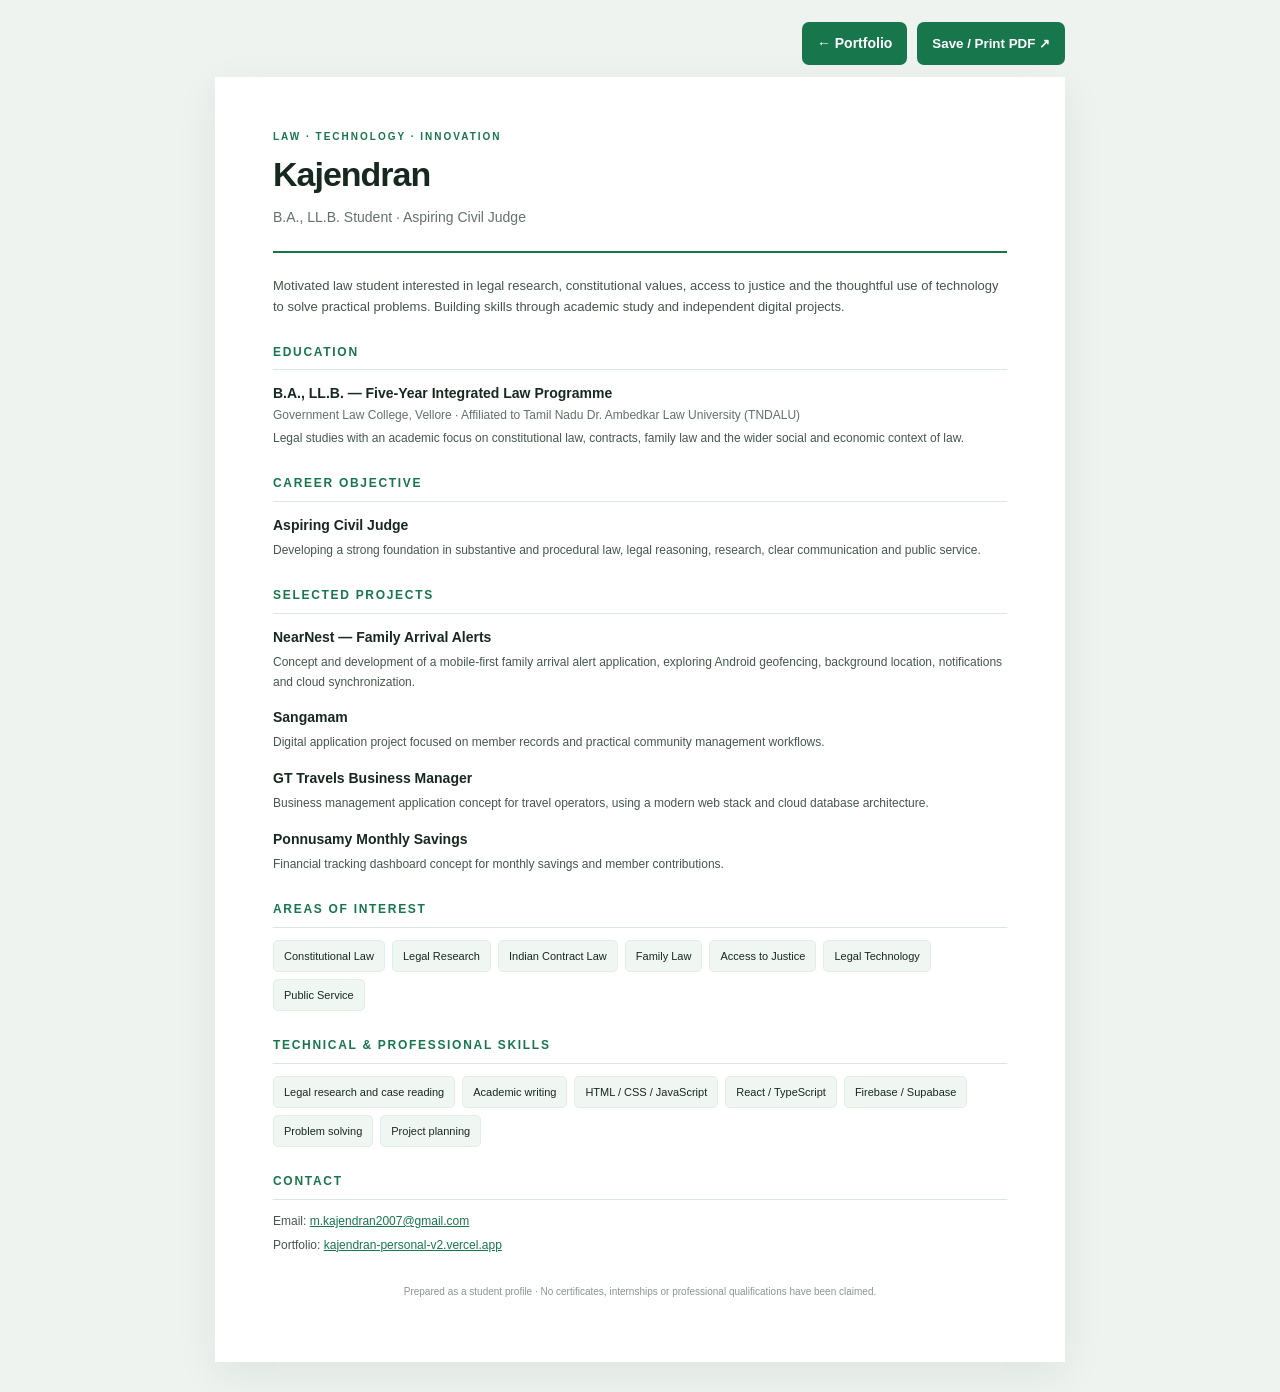
<file: public/resume.html>
<!doctype html>
<html lang="en"><head><meta charset="utf-8"><meta name="viewport" content="width=device-width,initial-scale=1"><meta name="description" content="Professional resume of Kajendran, B.A., LL.B. student and aspiring Civil Judge."><title>Kajendran | Resume</title><style>
:root{--ink:#17291f;--muted:#627268;--green:#17764c;--line:#dce7df}*{box-sizing:border-box}body{margin:0;background:#eef3ef;color:var(--ink);font:14px/1.65 Arial,sans-serif}.toolbar{max-width:850px;margin:22px auto 12px;display:flex;justify-content:flex-end;gap:10px}.toolbar a,.toolbar button{border:0;border-radius:7px;padding:10px 15px;background:#17764c;color:#fff;text-decoration:none;font-weight:700;cursor:pointer}.sheet{max-width:850px;margin:0 auto 30px;background:white;padding:52px 58px;box-shadow:0 12px 40px #10291b12}.top{border-bottom:2px solid var(--green);padding-bottom:22px}.top h1{font-size:34px;letter-spacing:-1px;margin:0}.eyebrow{color:var(--green);font-size:10px;letter-spacing:2px;font-weight:bold}.subtitle{color:var(--muted);font-size:14px;margin:4px 0 0}.intro{font-size:13px;color:#43564a;margin-top:22px}.section{margin-top:25px}.section h2{font-size:12px;letter-spacing:1.7px;color:var(--green);text-transform:uppercase;border-bottom:1px solid var(--line);padding-bottom:7px;margin:0 0 12px}.item{margin:0 0 14px}.item h3{font-size:14px;margin:0}.meta{color:var(--muted);font-size:12px}.item p{margin:4px 0;color:#45574b;font-size:12px}.skills{display:flex;flex-wrap:wrap;gap:7px}.skills span{background:#f0f7f2;border:1px solid #e0eee4;padding:6px 10px;border-radius:5px;font-size:11px}.footer{margin-top:28px;color:#8a978f;font-size:10px;text-align:center}@media(max-width:600px){.sheet{margin:0;padding:30px 23px}.toolbar{margin:12px 16px}.top h1{font-size:29px}}@media print{body{background:white}.toolbar{display:none}.sheet{max-width:none;margin:0;padding:12mm 13mm;box-shadow:none}.section{break-inside:avoid}.item{break-inside:avoid}@page{size:A4;margin:0}}
</style></head><body><div class="toolbar"><a href="/" onclick="if(history.length>1){history.back();return false}">← Portfolio</a><button onclick="window.print()">Save / Print PDF ↗</button></div><main class="sheet"><header class="top"><div class="eyebrow">LAW · TECHNOLOGY · INNOVATION</div><h1>Kajendran</h1><p class="subtitle">B.A., LL.B. Student · Aspiring Civil Judge</p></header><p class="intro">Motivated law student interested in legal research, constitutional values, access to justice and the thoughtful use of technology to solve practical problems. Building skills through academic study and independent digital projects.</p><section class="section"><h2>Education</h2><div class="item"><h3>B.A., LL.B. — Five-Year Integrated Law Programme</h3><div class="meta">Government Law College, Vellore · Affiliated to Tamil Nadu Dr. Ambedkar Law University (TNDALU)</div><p>Legal studies with an academic focus on constitutional law, contracts, family law and the wider social and economic context of law.</p></div></section><section class="section"><h2>Career Objective</h2><div class="item"><h3>Aspiring Civil Judge</h3><p>Developing a strong foundation in substantive and procedural law, legal reasoning, research, clear communication and public service.</p></div></section><section class="section"><h2>Selected Projects</h2><div class="item"><h3>NearNest — Family Arrival Alerts</h3><p>Concept and development of a mobile-first family arrival alert application, exploring Android geofencing, background location, notifications and cloud synchronization.</p></div><div class="item"><h3>Sangamam</h3><p>Digital application project focused on member records and practical community management workflows.</p></div><div class="item"><h3>GT Travels Business Manager</h3><p>Business management application concept for travel operators, using a modern web stack and cloud database architecture.</p></div><div class="item"><h3>Ponnusamy Monthly Savings</h3><p>Financial tracking dashboard concept for monthly savings and member contributions.</p></div></section><section class="section"><h2>Areas of Interest</h2><div class="skills"><span>Constitutional Law</span><span>Legal Research</span><span>Indian Contract Law</span><span>Family Law</span><span>Access to Justice</span><span>Legal Technology</span><span>Public Service</span></div></section><section class="section"><h2>Technical & Professional Skills</h2><div class="skills"><span>Legal research and case reading</span><span>Academic writing</span><span>HTML / CSS / JavaScript</span><span>React / TypeScript</span><span>Firebase / Supabase</span><span>Problem solving</span><span>Project planning</span></div></section><section class="section"><h2>Contact</h2><div class="item"><p>Email: <a href="mailto:m.kajendran2007@gmail.com" style="color:#17764c">m.kajendran2007@gmail.com</a></p><p>Portfolio: <a href="https://kajendran-personal-v2.vercel.app" style="color:#17764c">kajendran-personal-v2.vercel.app</a></p></div></section><p class="footer">Prepared as a student profile · No certificates, internships or professional qualifications have been claimed.</p></main></body></html>
</file>
